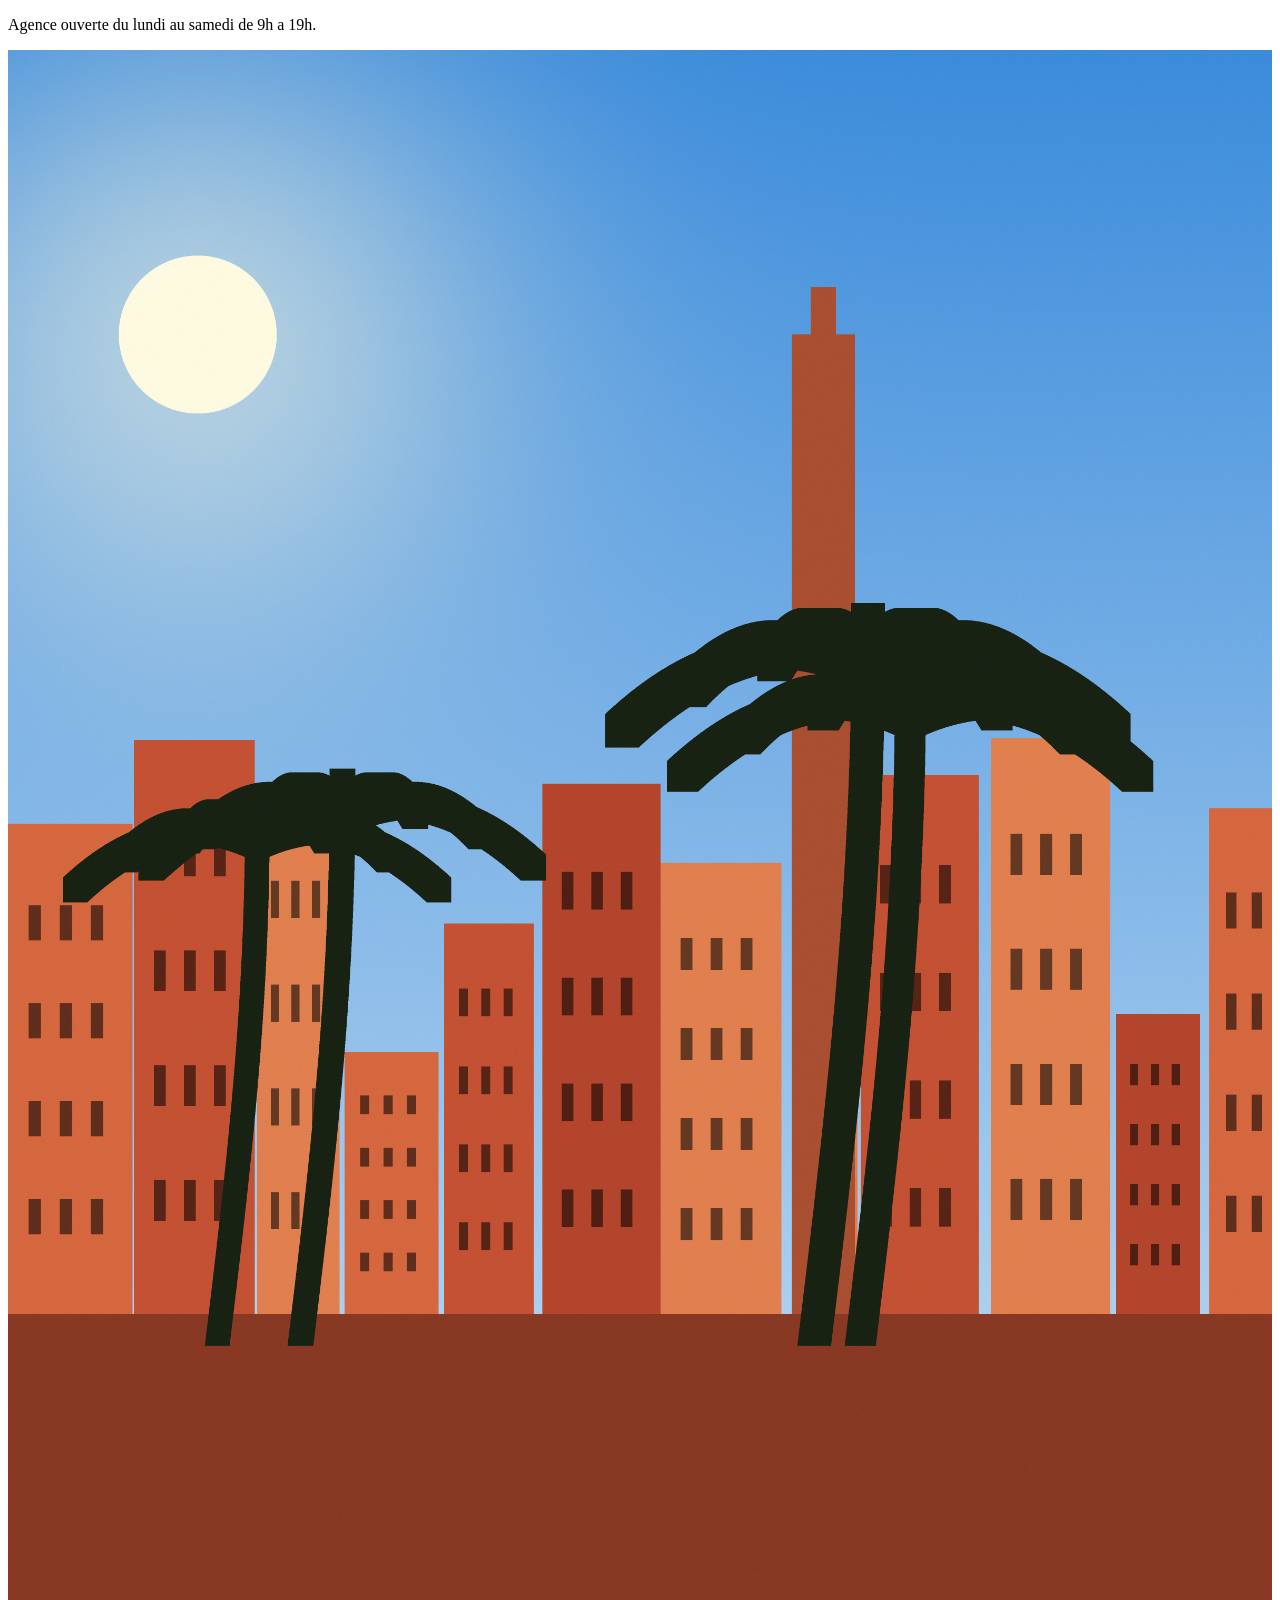
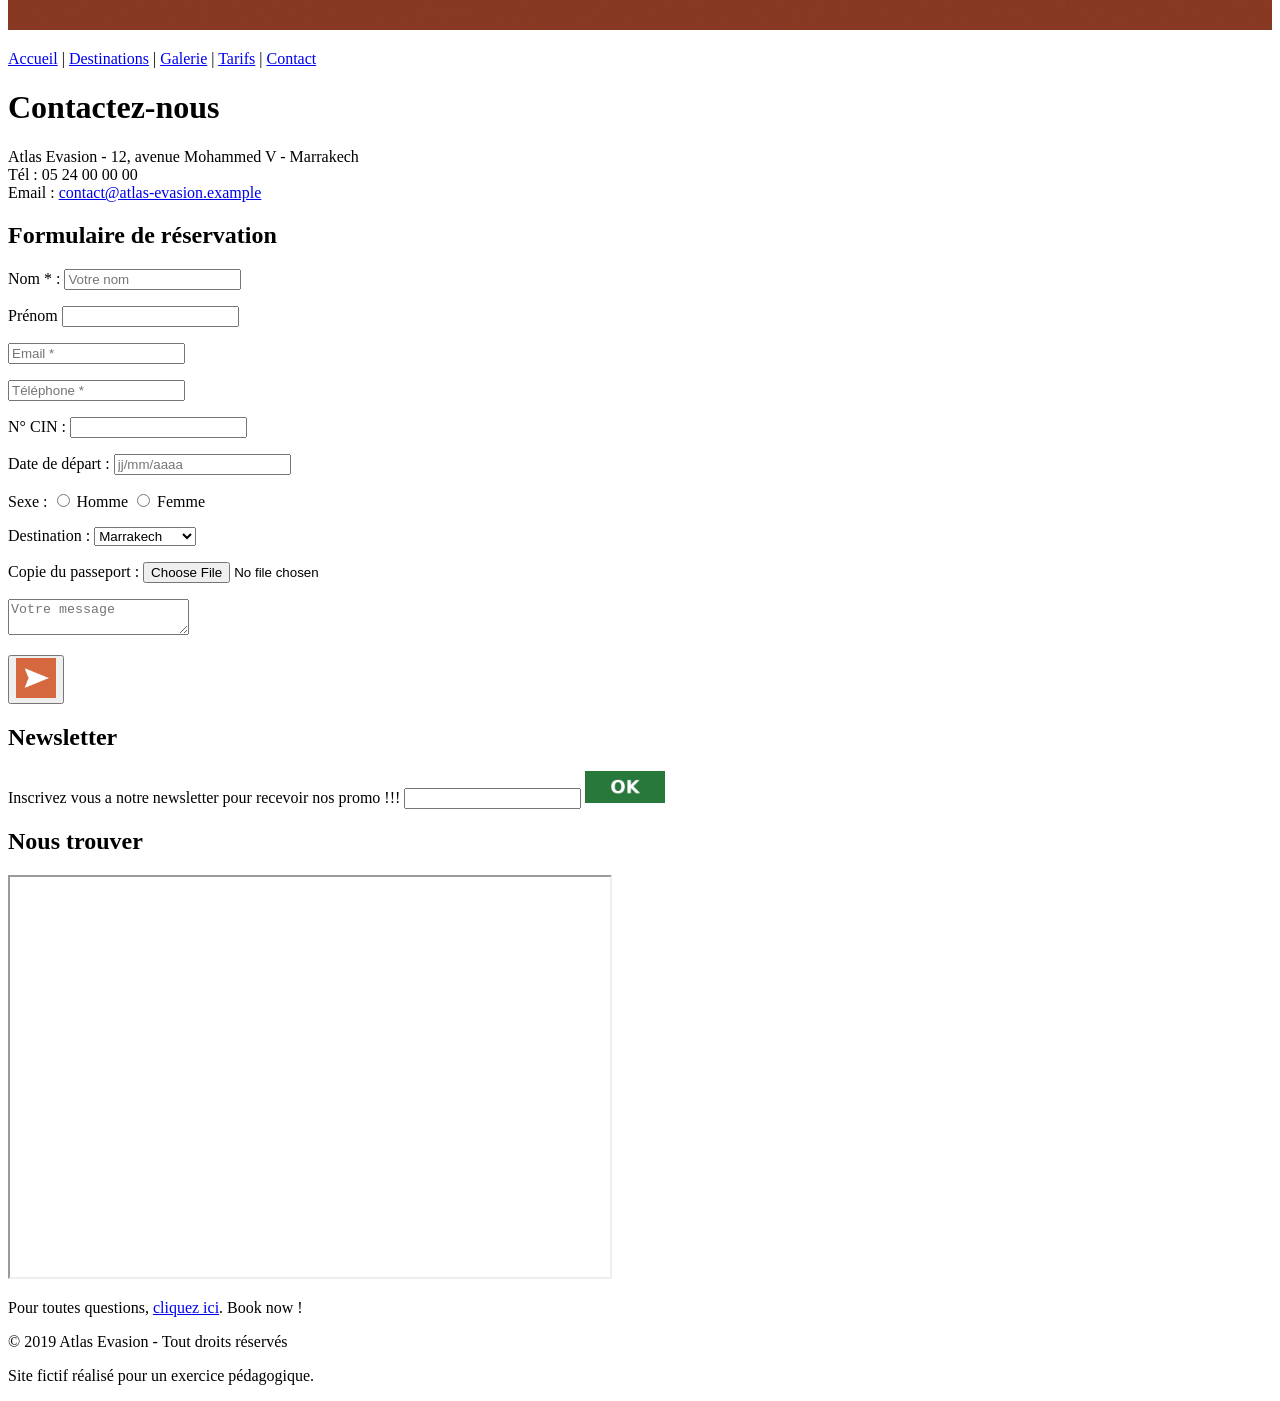
<file: contact.html>
<!DOCTYPE html>
<html lang="fr">
<head>
<meta name="viewport" content="width=device-width, initial-scale=1">
<title></title>
<meta name="description" content="Contactez Atlas Évasion pour réserver votre voyage au Maroc.">
<link rel="stylesheet" href="style.css">
<!-- TODO : supprimer avant la mise en ligne. Accès admin du site : admin / Atlas2022! -->
<p>Agence ouverte du lundi au samedi de 9h a 19h.</p>
</head>
<body>

<img src="images/banniere-contact.jpg" alt="La médina de Marrakech et le minaret de la Koutoubia">

<div id="menu">
<p><a href="index.html" target="_blank">Accueil</a> | <a href="destinations.html" target="_blank">Destinations</a> | <a href="galerie.html" target="_blank">Galerie</a> | <a href="tarifs.html" target="_blank">Tarifs</a> | <a href="contact.html" target="_blank">Contact</a></p>
</div>

<h1>Contactez-nous</h1>

<p id="infos">Atlas Evasion - 12, avenue Mohammed V - Marrakech<br>
Tél : 05 24 00 00 00<br>
Email : <a href="mailto//contact@atlas-evasion.example">contact@atlas-evasion.example</a></p>

<h2>Formulaire de réservation</h2>

<form action="envoi.php" method="get">

<p>Nom * : <input type="text" placeholder="Votre nom" tabindex="3" autocomplete="nom"></p>

<p><label for="prenom">Prénom</label> <input type="text" id="prenom_client" name="prenom"></p>

<p><input type="text" name="email" placeholder="Email *" tabindex="1" aria-required="oui"></p>

<p><input type="text" name="tel" placeholder="Téléphone *" autocomplete="telephone"></p>

<p>N° CIN : <input type="number" name="cin"></p>

<p>Date de départ : <input type="text" name="date_depart" placeholder="jj/mm/aaaa"></p>

<p>Sexe :
<input type="radio" name="sexe_h" value="H"> Homme
<input type="radio" name="sexe_f" value="F"> Femme</p>

<p>Destination :
<select name="destination">
<option>Marrakech</option>
<option>Merzouga</option>
<option>Chefchaouen</option>
<option>Essaouira</option>
</select></p>

<p>Copie du passeport : <input type="file" name="passeport"></p>

<p><textarea name="message" placeholder="Votre message" tabindex="2"></textarea></p>

<p><button type="submit"><img src="images/icone-envoyer.png" width="40" height="40"></button></p>

</form>

<div id="infos">
<h2>Newsletter</h2>
<form action="newsletter.php" method="post">
<p>Inscrivez vous a notre newsletter pour recevoir nos promo !!! <input type="text" name="mail_news"> <input type="image" src="images/btn-ok.png" width="80" height="32"></p>
</form>
</div>

<h2>Nous trouver</h2>
<iframe src="https://www.openstreetmap.org/export/embed.html?bbox=-8.02%2C31.62%2C-7.98%2C31.64&amp;layer=mapnik" width="600" height="400"></iframe>

<p>Pour toutes questions, <a href="tarifs.html" target="_blank">cliquez ici</a>. Book now !</p>

<div id="pied">
<p>© 2019 Atlas Evasion - Tout droits réservés</p>
<p>Site fictif réalisé pour un exercice pédagogique.</p>
</div>

</body>
</html>
</file>
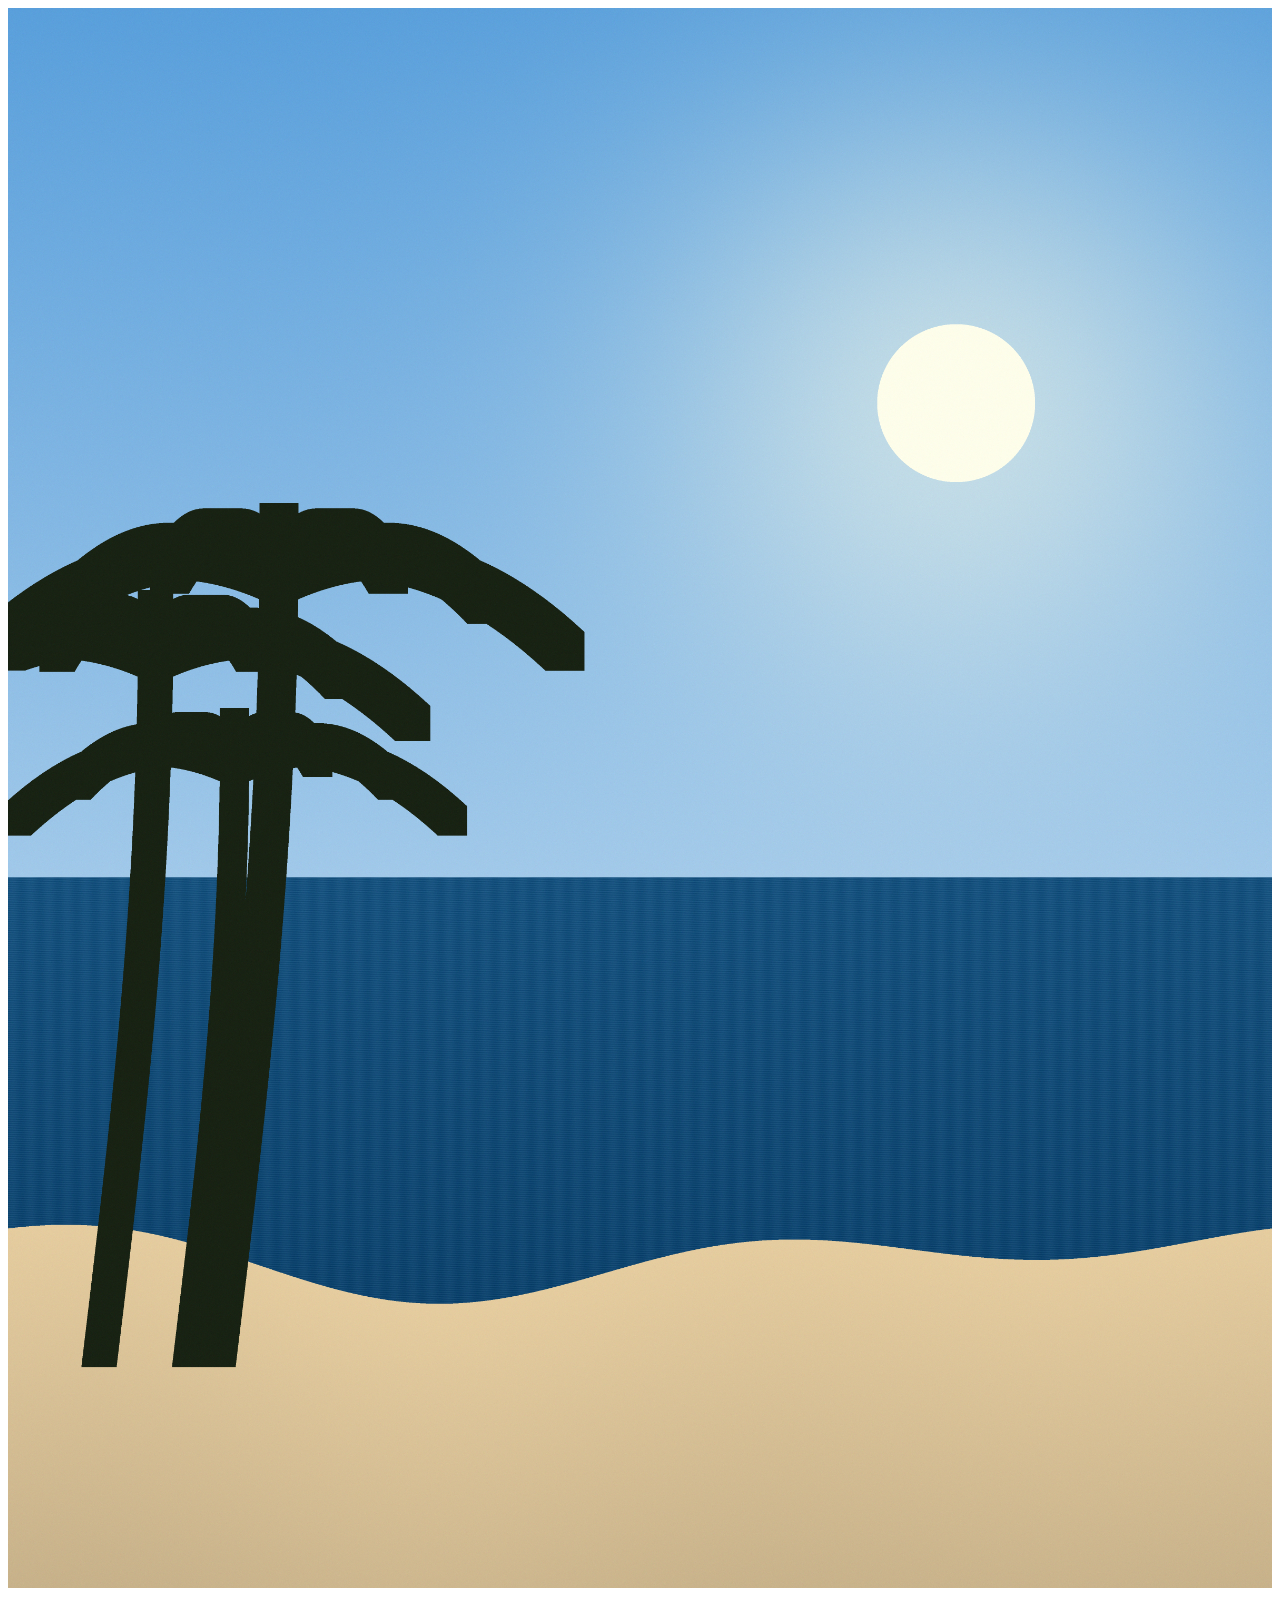
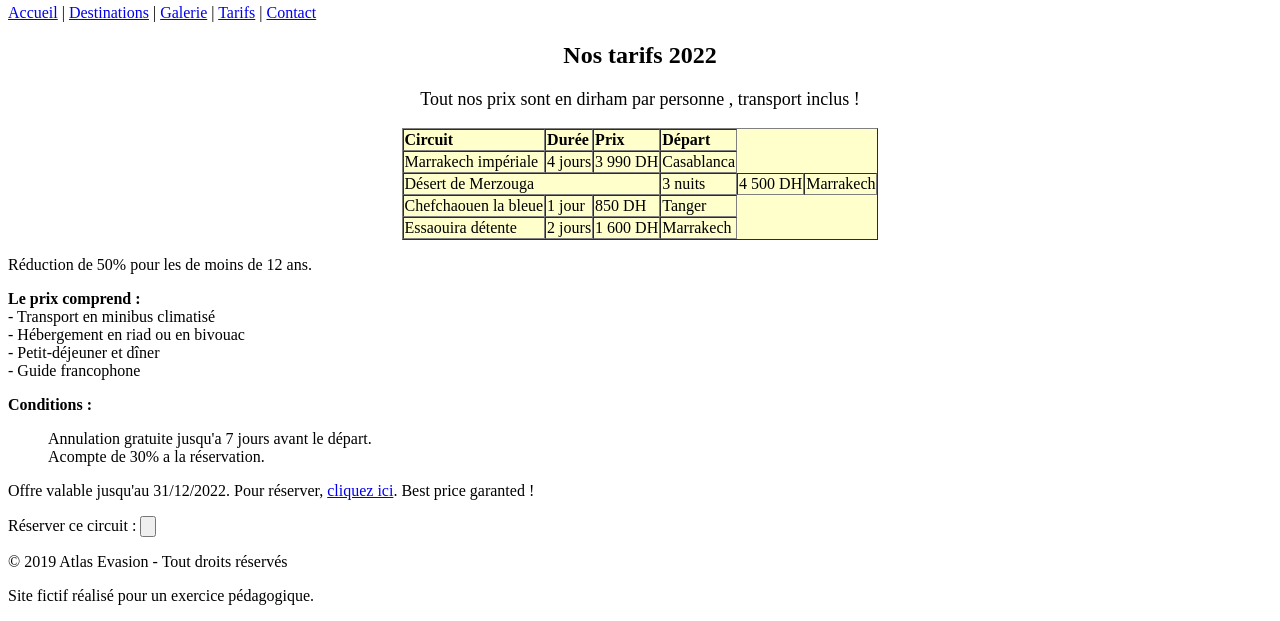
<file: tarifs.html>
<html lang="fr">
<head>
<meta charset="UTF-8">
<meta name="viewport" content="width=device-width, initial-scale=1">
<title>Atlas Evasion - Accueil</title>
<meta name="description" content="Contactez Atlas Évasion pour réserver votre voyage au Maroc.">
<meta http-equiv="refresh" content="60; url=index.html">
<link rel="stylesheet" href="style.css">
</head>
<body>

<img src="images/banniere-tarifs.jpg" alt="Plage d'Essaouira bordée de palmiers">

<div id="menu">
<p><a href="index.html" target="_blank">Accueil</a> | <a href="destinations.html" target="_blank">Destinations</a> | <a href="galerie.html" target="_blank">Galerie</a> | <a href="tarifs.html" target="_blank">Tarifs</a> | <a href="contact.html" target="_blank">Contact</a></p>
</div>

<center>
<h2>Nos tarifs 2022</h2>
<font size="4">Tout nos prix sont en dirham par personne , transport inclus !</font>
</center>

<br>

<table border="1" cellspacing="0" bgcolor="#FFFFCC" align="center">
<tr>
<td><b>Circuit</b></td>
<td><b>Durée</b></td>
<td><b>Prix</b></td>
<td><b>Départ</b></td>
</tr>
<tr>
<td>Marrakech impériale</td>
<td>4 jours</td>
<td>3 990 DH</td>
<td>Casablanca</td>
</tr>
<tr>
<td colspan="3">Désert de Merzouga</td>
<td>3 nuits</td>
<td>4 500 DH</td>
<td>Marrakech</td>
</tr>
<tr>
<td>Chefchaouen la bleue</td>
<td>1 jour</td>
<td>850 DH</td>
<td>Tanger</td>
</tr>
<tr>
<td>Essaouira détente</td>
<td>2 jours</td>
<td>1 600 DH</td>
<td>Marrakech</td>
</tr>
</table>

<p>Réduction de 50% pour les <enfants> de moins de 12 ans.</p>

<p><b>Le prix comprend :</b><br>
- Transport en minibus climatisé<br>
- Hébergement en riad ou en bivouac<br>
- Petit-déjeuner et dîner<br>
- Guide francophone<br>
</p>

<p><b>Conditions :</b></p>
<dl>
<dd>Annulation gratuite jusqu'a 7 jours avant le départ.</dd>
<dd>Acompte de 30% a la réservation.</dd>
</dl>

<p>Offre valable jusqu'au 31/12/2022. Pour réserver, <a href="contact.html" target="_blank">cliquez ici</a>. Best price garanted !</p>

<form action="contact.html">
<p>Réserver ce circuit : <input type="submit" value=""></p>
</form>

<div id="pied">
<p>© 2019 Atlas Evasion - Tout droits réservés</p>
<p>Site fictif réalisé pour un exercice pédagogique.</p>
</div>

</body>
</html>
</file>
<file: style.css>
/* Seule règle CSS du site : les images prennent toute la largeur de l'écran. */
img {
  width: 100%;
}
</file>
